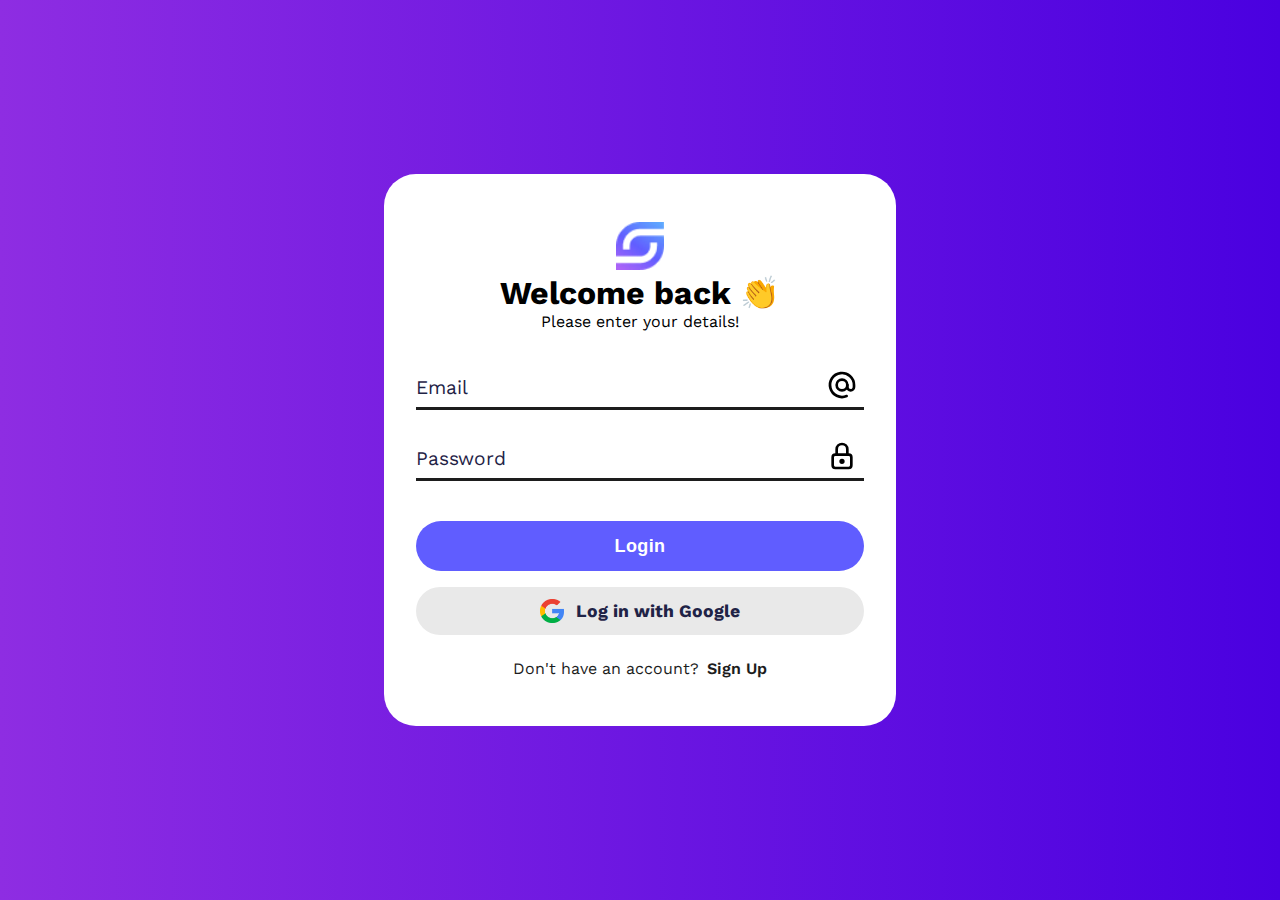
<file: index.html>
<!DOCTYPE html>
<html lang="en">

<head>
    <meta charset="UTF-8">
    <meta name="viewport" content="width=device-width, initial-scale=1">
    <title>Login Example</title>
    <link rel="preconnect" href="https://fonts.googleapis.com">
    <link rel="preconnect" href="https://fonts.gstatic.com" crossorigin>
    <link href="https://fonts.googleapis.com/css2?family=Work+Sans&display=swap" rel="stylesheet">
    <link rel="stylesheet" href="style.css">
</head>

<body>

    <form class="my-form">
        <div class="login-welcome-row">
            <a href="#" title="Logo">
                <img src="assets/storeify.png" alt="Logo" class="logo">
            </a>
            <h1>Welcome back &#x1F44F;</h1>
            <p>Please enter your details!</p>
        </div>
        <div class="input__wrapper">
            <input type="email" id="email" name="email" class="input__field" placeholder="Your Email" required>
            <label for="email" class="input__label">Email</label>
            <svg class="input__icon" xmlns="http://www.w3.org/2000/svg" width="24" height="24" viewBox="0 0 24 24"
                stroke-width="2" stroke="currentColor" fill="none" stroke-linecap="round" stroke-linejoin="round">
                <path stroke="none" d="M0 0h24v24H0z" fill="none"></path>
                <path d="M12 12m-4 0a4 4 0 1 0 8 0a4 4 0 1 0 -8 0"></path>
                <path d="M16 12v1.5a2.5 2.5 0 0 0 5 0v-1.5a9 9 0 1 0 -5.5 8.28"></path>
            </svg>
        </div>
        <div class="input__wrapper">
            <input id="password" type="password" class="input__field" placeholder="Your Password"
                title="Minimum 6 characters at least 1 Alphabet, 1 Number and 1 Symbol"
                pattern="^(?=.*[A-Za-z])(?=.*\d)(?=.*[\W_])[A-Za-z\d\W_]{6,}$" required>
            <label for="password" class="input__label">
                Password
            </label>
            <svg class="input__icon" xmlns="http://www.w3.org/2000/svg" width="24" height="24" viewBox="0 0 24 24"
                stroke-width="2" stroke="currentColor" fill="none" stroke-linecap="round" stroke-linejoin="round">
                <path stroke="none" d="M0 0h24v24H0z" fill="none"></path>
                <path d="M5 13a2 2 0 0 1 2 -2h10a2 2 0 0 1 2 2v6a2 2 0 0 1 -2 2h-10a2 2 0 0 1 -2 -2v-6z"></path>
                <path d="M11 16a1 1 0 1 0 2 0a1 1 0 0 0 -2 0"></path>
                <path d="M8 11v-4a4 4 0 1 1 8 0v4"></path>
            </svg>
        </div>
        <button type="submit" class="my-form__button">
            Login
        </button>
        <div class="socials-row">
            <a href="#" title="Use Google">
                <img src="assets/google.png" alt="Google">
                Log in with Google
            </a>
        </div>
        <div class="my-form__actions">
            <div class="my-form__row">
                <span>Don't have an account?</span>
                <a href="#" title="Create Account">
                    Sign Up
                </a>
            </div>
        </div>
    </form>

    <script src="script.js"></script>
</body>

</html>
</file>
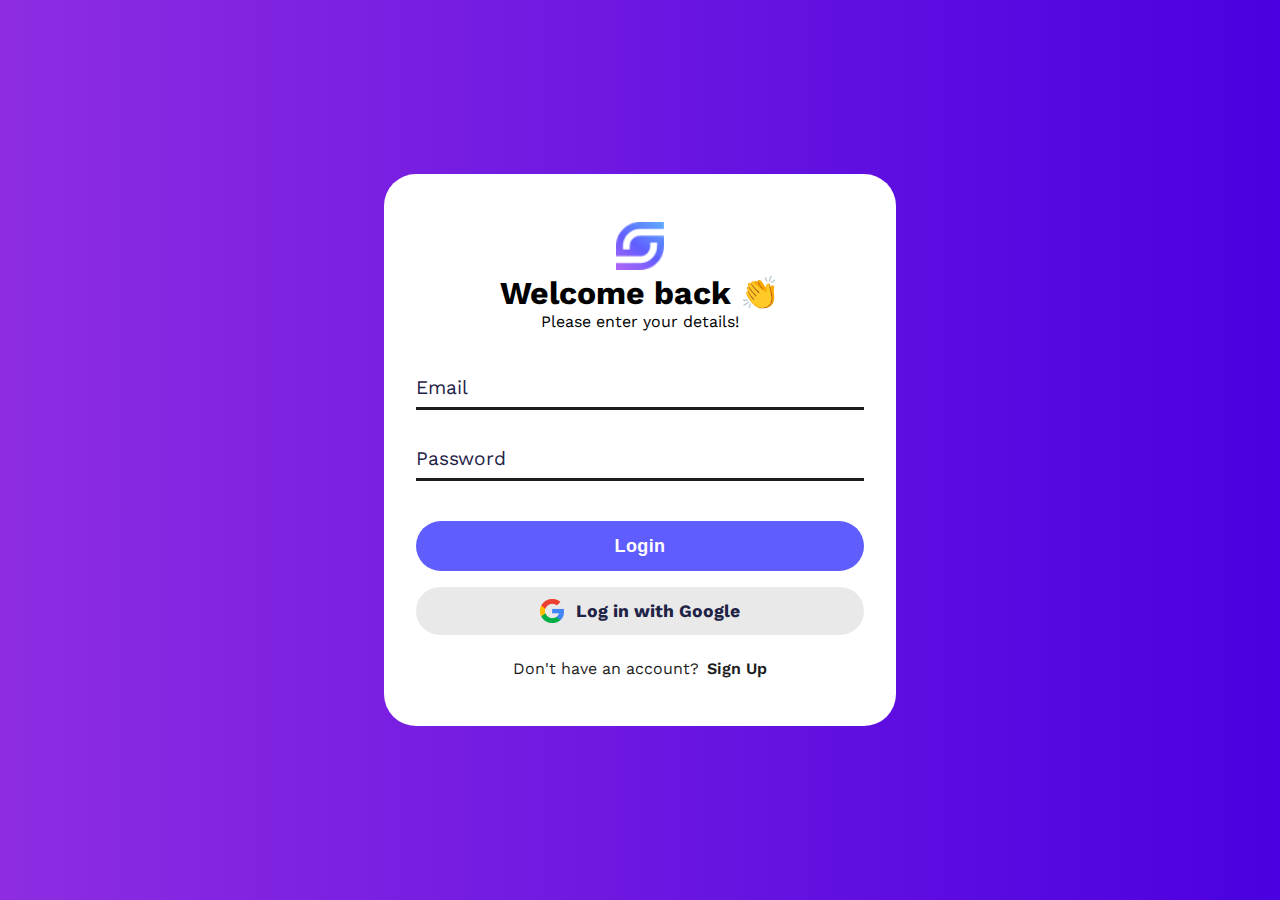
<file: index_socials.html>
<!DOCTYPE html>
<html lang="en">

<head>
    <meta charset="UTF-8">
    <meta name="viewport" content="width=device-width, initial-scale=1">
    <title>Login Example</title>
    <link rel="preconnect" href="https://fonts.googleapis.com">
    <link rel="preconnect" href="https://fonts.gstatic.com" crossorigin>
    <link href="https://fonts.googleapis.com/css2?family=Work+Sans&display=swap" rel="stylesheet">
    <link rel="stylesheet" href="style.css">
</head>

<body>
    <form class="my-form">
        <div class="login-welcome-row">
            <a href="#" title="Logo">
                <img src="assets/storeify.png" alt="Logo" class="logo">
            </a>
            <h1>Welcome back &#x1F44F;</h1>
            <p>Please enter your details!</p>
        </div>
        <div class="input__wrapper">
            <input type="email" id="email" name="email" 
            class="input__field" placeholder="Your Email" required>
            <label for="email" class="input__label">Email</label>
            <!-- svg -->
        </div>
        <div class="input__wrapper">
            <input id="password" type="password" class="input__field" placeholder="Your Password"
                title="Minimum 6 characters at least 1 Alphabet and 1 Number"
                pattern="^(?=.*[A-Za-z])(?=.*\d)[A-Za-z\d]{6,}$" required>
            <label for="password" class="input__label">
                Password
            </label>
            <!-- svg -->
        </div>
        <button type="submit" class="my-form__button">
            Login
        </button>
        <div class="socials-row">
            <a href="#" title="Use Google">
                <img src="assets/google.png" alt="Google">
                Log in with Google
            </a>
        </div>
        <div class="my-form__actions">
            <div class="my-form__row">
                <span>Don't have an account?</span>
                <a href="#" title="Create Account">
                    Sign Up
                </a>
            </div>
        </div>
    </form>
    <script src="script.js"></script>
</body>

</html>
</file>
<file: style.css>
:root {
    --primary: #605DFF;
    --primary-dark: #4a00e0;
    --primary-light: #5DA8FF;
    --secondary: #1D1D1D;
    --social-background: #E9E9E9;
    --social-background-hover: #dddddd;
    --text: #1F2346;
    --white: #FFFFFF;
    --violet: #8e2de2;
}

* {
    margin: 0;
    padding: 0;
    box-sizing: border-box;
}

body {
    font-size: 16px;
    font-family: 'Work Sans', sans-serif;
    height: 100vh;
    padding: 1rem;
    display: flex;
    height: 100vh;
    justify-content: center;
    align-items: center;
    background: var(--violet);
    background: -webkit-linear-gradient(to right, var(--violet),
            var(--primary-dark));
    background: linear-gradient(to right, var(--violet),
            var(--primary-dark));
}

.socials-row {
    display: flex;
    gap: 1rem;
    flex-wrap: wrap;
}

.socials-row img {
    width: 1.5rem;
    height: 1.5rem;
}

.socials-row>a {
    padding: 0.5rem;
    border-radius: 10rem;
    width: 100%;
    min-height: 3rem;
    display: flex;
    gap: 0.75rem;
    justify-content: center;
    align-items: center;
    text-decoration: none;
    font-size: 1.1rem;
    color: var(--text);
    padding: 0.5rem;
    background-color: var(--social-background);
    font-weight: 700;
}

.socials-row>a:hover {
    background-color: var(--social-background-hover);
}

.login-welcome-row {
    margin-bottom: 1rem;
    text-align: center;
}

.welcome-message {
    max-width: 24rem;
}

.logo {
    height: 3rem;
    margin: 0 auto;
}

.my-form {
    display: flex;
    flex-direction: column;
    justify-content: start;
    position: relative;
    gap: 1rem;
    background-color: var(--white);
    width: 100%;
    max-width: 32rem;
    padding: 3rem 2rem;
    border-radius: 2rem;
    height: fit-content;
}

.my-form__button {
    background-color: var(--primary);
    color: white;
    white-space: nowrap;
    border: none;
    display: flex;
    justify-content: center;
    align-items: center;
    margin-top: 1rem;
    line-height: 3.125rem;
    outline: none;
    font-size: 1.125rem;
    letter-spacing: .025rem;
    text-decoration: none;
    cursor: pointer;
    font-weight: 800;
    min-height: 3.125rem;
    width: 100%;
    border-radius: 10rem;
    transition: all .3s ease;
    -webkit-transition: all .3s ease;
}

.my-form__button:hover {
    background-color: var(--primary-dark);
}

/*? input wrapper */
.input__wrapper {
    position: relative;
    padding: 0.9375rem 0 0;
    margin-bottom: 0.5rem;
}

.input__field {
    font-size: 1.5rem;
    color: var(--text);
    padding: 0.375rem 0;
    padding-right: 2rem;
    padding-bottom: 0.5rem;
    line-height: 2rem;
    height: 2rem;
    outline: 0;
    border: 0;
    width: 100%;
    vertical-align: middle;
    padding-bottom: 0.7rem;
    border-bottom: 3px solid var(--secondary);
    background: transparent;
    transition: border-color 0.2s;
}

.input__field::placeholder {
    color: transparent;
}


.input__label {
    user-select: none;
}

.input__field:placeholder-shown~.input__label {
    cursor: text;
    color: var(--text);
    top: 0.8rem;
    font-size: 1.2rem;
}

.input__label,
.input__field:focus~.input__label {
    position: absolute;
    top: -0.8rem;
    display: block;
    font-size: 1.2rem;
    color: var(--text);
    transition: 0.3s;
}

.input__field:focus~.input__label {
    color: var(--primary);
}

.input__field:focus {
    border-bottom: 3px solid var(--primary);
}

.input__field:focus~svg {
    stroke: var(--primary);
}

.input__icon {
    position: absolute;
    right: -0.875rem;
    bottom: -0.6875rem;
    width: 2.25rem;
    height: 2.25rem;
    padding: 0.125rem;
    transform: translate(-50%, -50%);
    transform-origin: center;
    cursor: pointer;
}

.input__icon:hover {
    border-radius: 50%;
}

/* my form actions */

.my-form__actions {
    display: flex;
    flex-direction: column;
    align-self: center;
    color: var(--secondary);
    gap: 1rem;
    margin-top: 0.5rem;
}

.my-form__actions a {
    color: var(--secondary);
    font-weight: 600;
    text-decoration: none;
}

.my-form__actions a:hover {
    text-decoration: underline;
}

.my-form__row {
    display: flex;
    gap: 0.5rem;
    justify-content: space-between;
}
</file>
